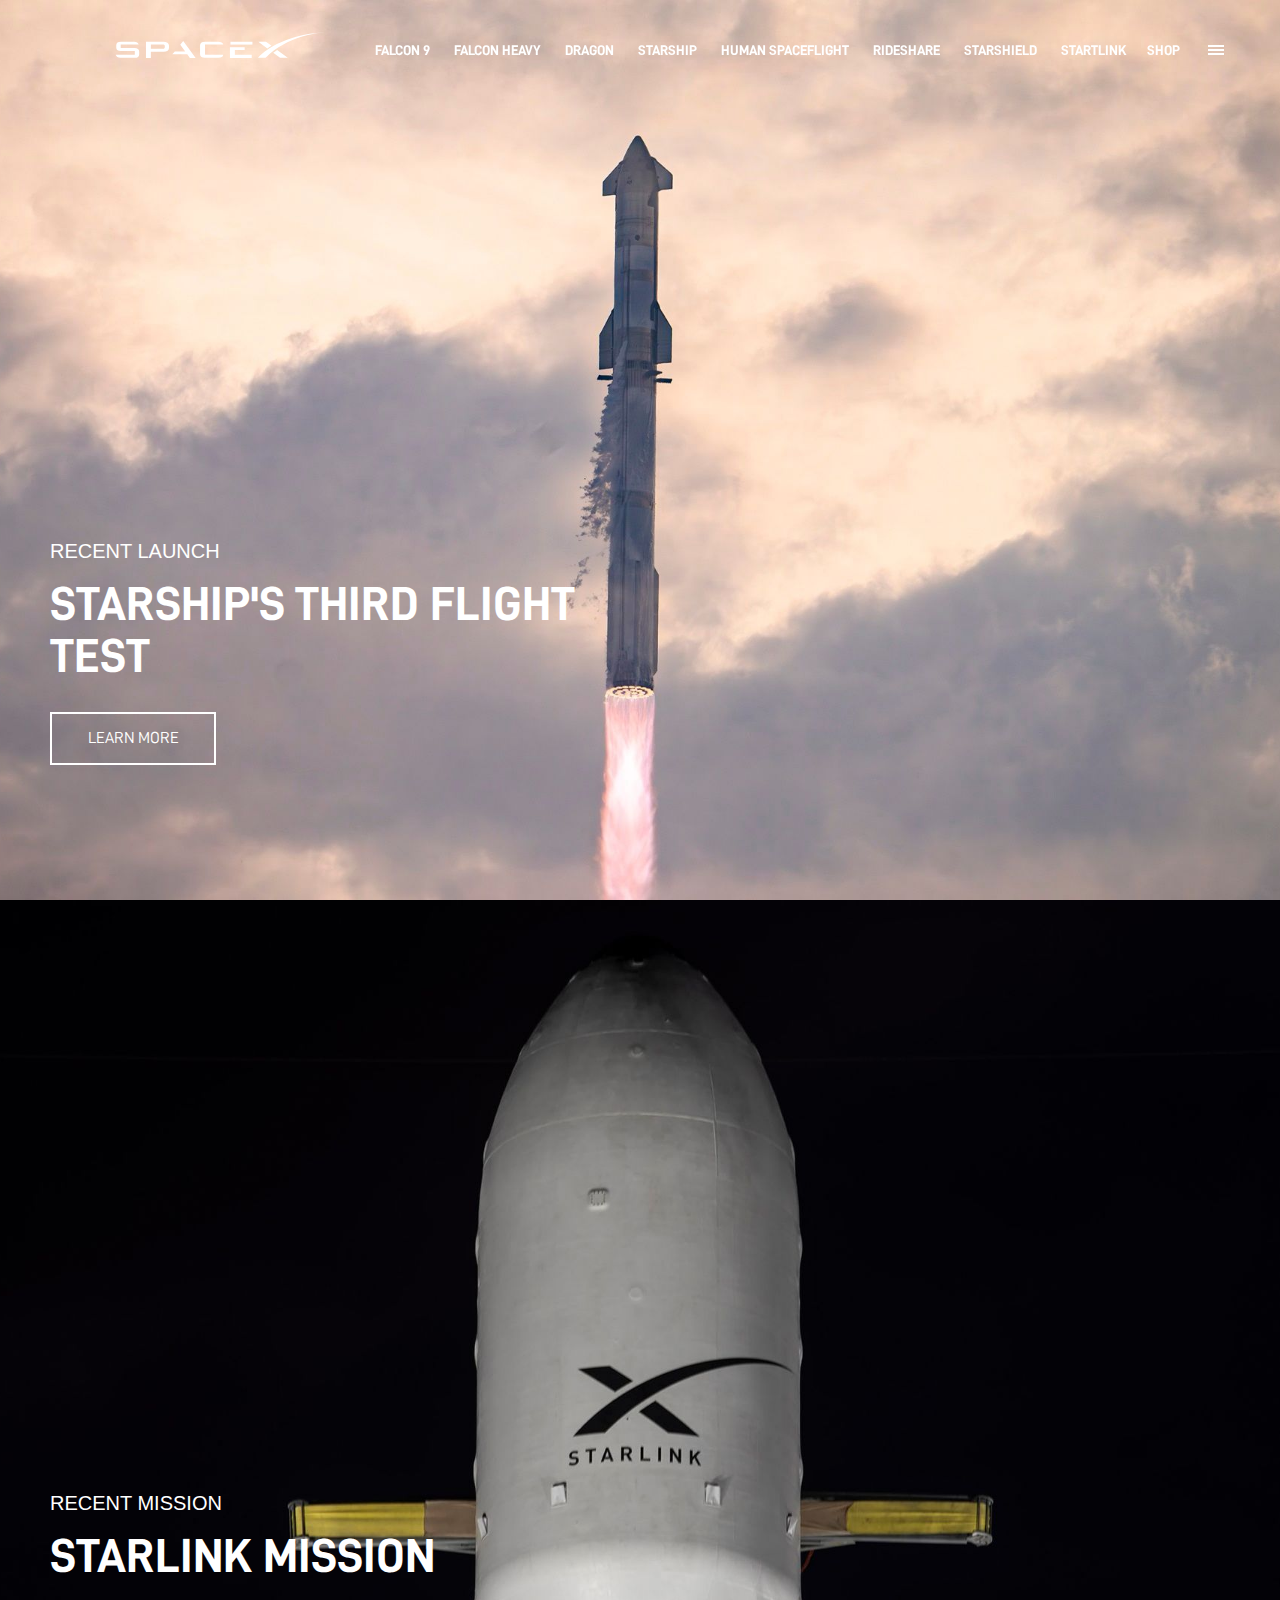
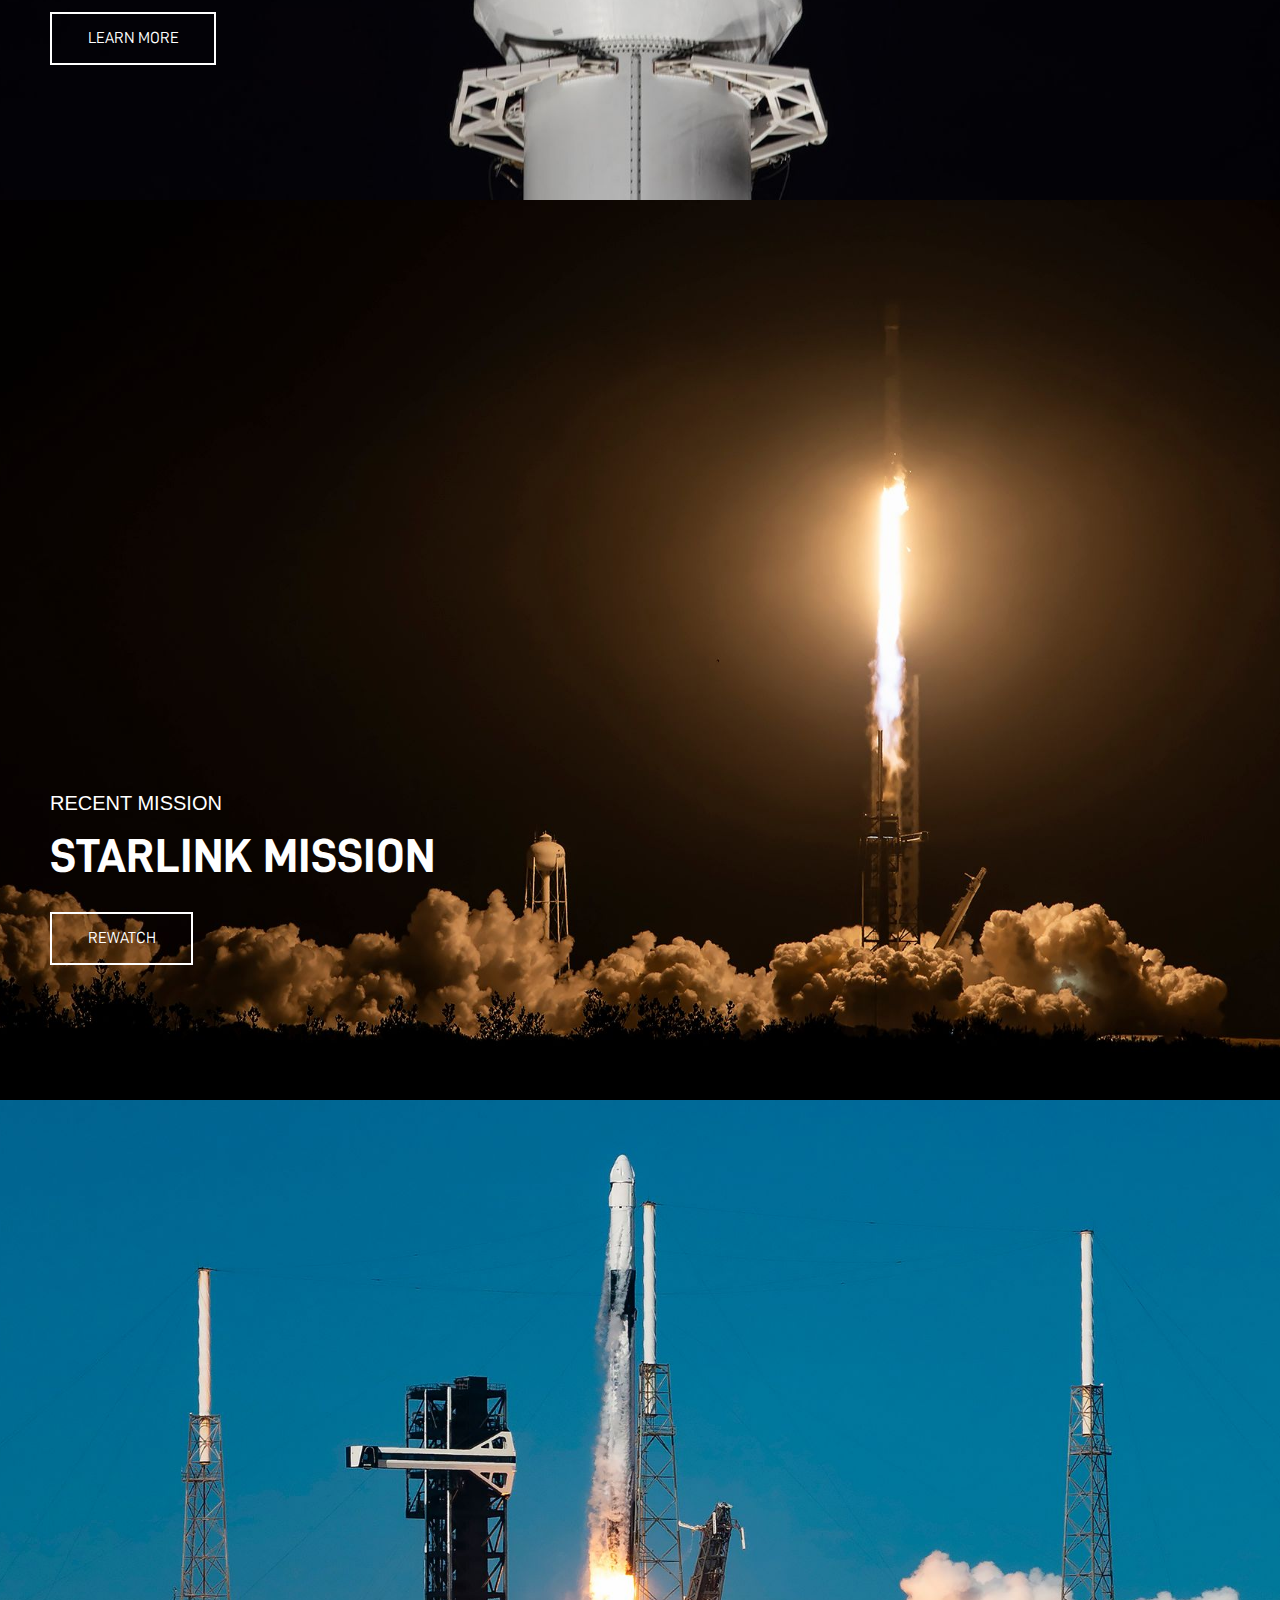
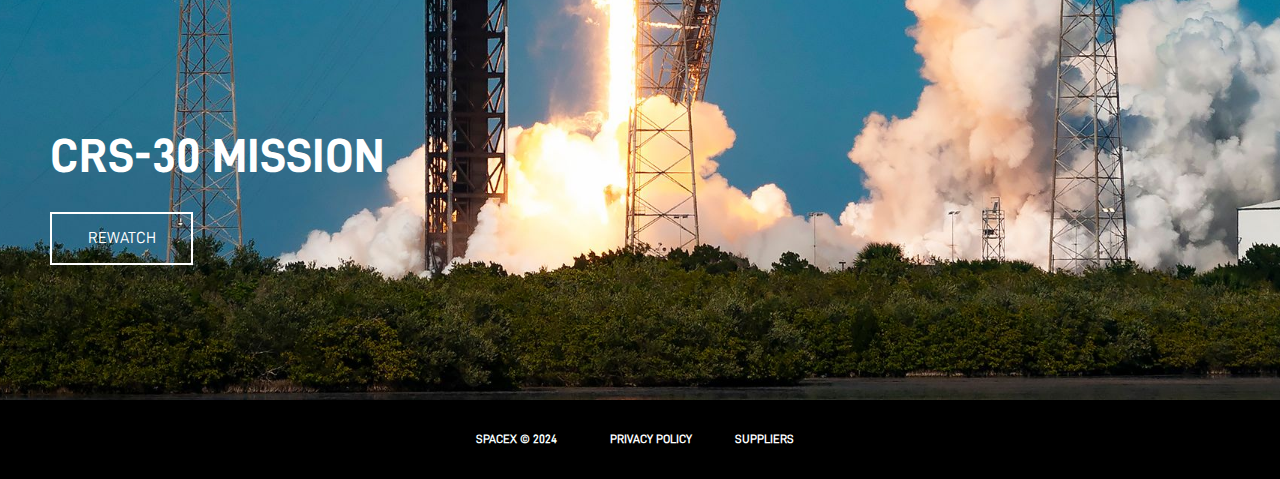
<file: index.html>
<!doctype html>
<html lang="en">

<head>
    <meta charset="UTF-8">
    <meta name="viewport" content="width=device-width, user-scalable=yes">
    <title>SpaceX</title>
    <link rel="stylesheet" href="styles.css">
    <link rel="icon" type="image/x-icon" href="favicon (1).ico">

</head>

<body>
    <header>
        <a href="" class="logo">
            <svg version="1.1" x="0px" y="0px" viewBox="0 0 400 50">
                <title>SpaceX Logo</title>
                <g class="letter_s">
                    <path class="fill-white" d="M37.5,30.5H10.9v-6.6h34.3c-0.9-2.8-3.8-5.4-8.9-5.4H11.4c-5.7,0-9,2.1-9,6.7v4.9c0,4,3.4,6.3,8.4,6.3h26.9v7H1.5
          c0.9,3.8,3.8,5.8,9,5.8h27.1c5.7,0,8.5-2.2,8.5-6.9v-4.9C46.1,33.1,42.8,30.8,37.5,30.5z"></path>
                </g>
                <g class="letter_p">
                    <path class="fill-white" d="M91.8,18.6H59v30.7h9.3V37.5h24.2c6.7,0,10.4-2.3,10.4-7.7v-3.4C102.8,21.4,98.6,18.6,91.8,18.6z M94.8,28.4
          c0,2.2-0.4,3.4-4,3.4H68.3l0.1-8h22c4,0,4.5,1.2,4.5,3.3V28.4z"></path>
                </g>
                <g class="letter_a">
                    <polygon class="fill-white"
                        points="129.9,17.3 124.3,24.2 133.8,37.3 114,37.3 109.1,42.5 137.7,42.5 142.6,49.3 153.6,49.3 	">
                    </polygon>
                </g>
                <g class="letter_c">
                    <path class="fill-white" d="M171.4,23.9h34.8c-0.9-3.6-4.4-5.4-9.4-5.4h-26c-4.5,0-8.8,1.8-8.8,6.7v17.2c0,4.9,4.3,6.7,8.8,6.7h26.3
          c6,0,8.1-1.7,9.1-5.8h-34.8V23.9z"></path>
                </g>
                <g class="letter_e">
                    <polygon class="fill-white"
                        points="228.3,43.5 228.3,34.1 247,34.1 247,28.9 218.9,28.9 218.9,49.3 260.4,49.3 260.4,43.5 	">
                    </polygon>
                    <rect class="fill-white" x="219.9" y="18.6" width="41.9" height="5.4"></rect>
                </g>
                <g class="letter_x">
                    <path class="fill-white" d="M287.6,18.6H273l17.2,12.6c2.5-1.7,5.4-3.5,8-5L287.6,18.6z"></path>
                    <path class="fill-white" d="M308.8,34.3c-2.5,1.7-5,3.6-7.4,5.4l13,9.5h14.7L308.8,34.3z"></path>
                </g>
                <g class="letter_swoosh">
                    <path class="fill-white"
                        d="M399,0.7c-80,4.6-117,38.8-125.3,46.9l-1.7,1.6h14.8C326.8,9.1,384.3,2,399,0.7L399,0.7z">
                    </path>
                </g>
            </svg>
        </a>
        <nav class="center-nav">
            <a href="">Falcon 9</a>
            <a href="">Falcon Heavy</a>
            <a href="">Dragon</a>
            <a href="">Starship</a>
            <a href="">Human spaceflight</a>
            <a href="">Rideshare</a>
            <a href="">starshield</a>
            <a href="">Startlink</a>
        </nav>
        <nav class="right-nav">
            <a href="">Shop</a>
        </nav>
    </header>
    <div class="shadow"></div>
    <button class="hamburger" onclick="toggle()">
        <span></span>
        <span></span>
        <span></span>
    </button>
    <section style="background-image: url('images/Flight_3_Website_Desktop_2_8cd1983689.jpg')">
        <div class="content-outer">
            <div class="content">
                <h3>RECENT LAUNCH</h3>
                <h2>STARSHIP'S THIRD FLIGHT TEST</h2>
                <a href=""><span>LEARN MORE</span></a>
            </div>
        </div>
    </section>
    <section style="background-image: url('images/Launch_Page_Starlink1_vertical_18_DESKTOP_3d33146ef8.jpg')">
        <div class="content-outer">
            <div class="content">
                <h3>RECENT MISSION</h3>
                <h2>STARLINK MISSION</h2>
                <a href=""><span>LEARN MORE</span></a>
            </div>
        </div>
    </section>
    <section style="background-image: url('images/Star6_42_032324_DSC_7292_desktop_e5dc77e470.jpg')">
        <div class="content-outer">
            <div class="content">
                <h3>RECENT MISSION</h3>
                <h2>STARLINK MISSION</h2>
                <a href=""><span>REWATCH</span></a>
            </div>
        </div>
    </section>
    <section style="background-image: url('images/CRS_30_outsidewaterv_IMG_3211_desktop_649aab4420.jpg')">
        <div class="content-outer">
            <div class="content">
                <h2>CRS-30 MISSION</h2>
                <a href=""><span>REWATCH</span></a>
            </div>
        </div>
    </section>
    <footer>
        <nav>
            <span>SpaceX &copy; 2024</span>
            <a href="">PRIVACY POLICY</a>
            <a href="">SUPPLIERS</a>
    </footer>
</body>

</html>
</file>
<file: styles.css>
@font-face {
    font-family: D-DIN-Bold;
    src: url('fonts/d-din/D-DIN-Bold.otf');
}

@font-face {
    font-family: D-DIN-Regular;
    src: url('fonts/d-din/D-DIN.otf');
}

html,
body {
    margin: 0;
    padding: 0;
}

body {
    background-color: #000;
    color: #fff;
    font-family: D-DIN-Bold, Arial, Verdana, sans-serif;
}

a {
    color: #fff;
}

svg {
    fill: #fff;
}

header {
    display: flex;
    align-items: center;
    padding: 30px 115px;
    max-width: 1400px;
    margin: 0 auto;
    height: 40px;
    position: fixed;
    top: 0;
    z-index: 2;
}

header svg {
    width: 140px;
}

header a.logo {
    position: fixed;
    top: 20px;
    left: 50%;
    margin-left: -70px;
}

@media (min-width: 1000px) {
    header svg {
        width: 210px;
        margin-bottom: 5px;
    }

    header a.logo {
        margin-right: 40px;
        position: relative;
        top: initial;
        left: initial;
        margin-left: initial;
    }
}

.center-nav {
    display: none;
}

@media (min-width: 1000px) {
    .center-nav {
        display: block;
    }
}

.center-nav a,
.right-nav a {
    text-transform: uppercase;
    text-decoration: none;
    font-size: 14px;
    padding: 0;
    margin: 0 10px;
    position: relative;
}

.center-nav a:before,
.right-nav a:before {
    content: '';
    width: 0;
    right: 0;
    bottom: -3px;
    height: 2px;
    background-color: #fff;
    position: absolute;
    transition: width .2s linear;
}

.center-nav a:hover:before,
.right-nav a:hover:before {
    right: initial;
    left: 0;
    width: 100%;
}

.right-nav {
    position: fixed;
    right: 0;
    top: 20px;
    height: 40px;
    display: flex;
    align-items: center;
    margin: 10px 50px
}

.right-nav a {
    display: none;
}

@media (min-width: 1000px) {
    .right-nav a {
        display: inline-block;
        padding: 0;
        margin: 0 50px;
    }
}

.hamburger {
    position: fixed;
    z-index: 3;
    right: 6px;
    top: 13px;
    color: #fff;
    padding: 20px;
    background-color: transparent;
    border: 0;
    cursor: pointer;
    margin: 10px 30px;
}

.hamburger span {
    display: block;
    width: 16px;
    margin: 2px 0;
    height: 2px;
    background-color: #fff;
    position: relative;
    transition: all 0.2s linear;
}

section {
    min-height: 100vh;
    background-repeat: no-repeat;
    background-size: cover;
    background-position: center center;
    position: relative;
    display: flex;
    align-items: flex-end;
}

section div.content-outer {
    flex-grow: 1;
    max-width: 1400px;
    margin: 0 auto;
    position: relative;
}

section.active div.content {
    opacity: 1;
    bottom: 15vh;
}

section div.content {
    position: absolute;
    left: 50px;
    max-width: 360px;
    opacity: 1;
    bottom: 15vh;
    color: white;
    transition: all .5s linear;
}

section div.content h2 {
    font-size: 48px;
    margin: 0;
    font-weight: 400;
    width: 60vh;
    color: white;
}

section div.content h3 {
    margin: 0 0 15px;
    color: white;
    font-size: 20px;
    font-family: D-DIN-Medium, Arial, Verdana, sans-serif;
    font-weight: 400;
}

section div.content a {
    border: 2px solid #fff;
    display: inline-block;
    padding: 16px 35.5px;
    text-decoration: none;
    margin-top: 30px;
    position: relative;
    font-size: 16px;
    font-family: D-DIN-Regular, Arial, Verdana, sans-serif;
    font-weight: 500;
}

section div.content a:before {
    content: '';
    display: block;
    width: 100%;
    position: absolute;
    top: 0;
    left: 0;
    height: 0;
    transition: height 0.3s ease-in-out;
    background-color: white;
}

section div.content a:hover:before {
    height: 100%;
    top: initial;
    bottom: 0;
}

section div.content a span {
    position: relative;
    z-index: 1;
    transition: color .3s ease-in-out;
}

section div.content a:hover span {
    color: #000;
}

footer {
    padding: 33px;
    font-size: 12px;
    font-family: D-DIN-Regular, sans-serif;
    font-weight: 600;
}

footer nav {
    text-align: center;
}

footer nav span {
    color: #F7FFFF;
    display: inline-block;
    padding-right: 30px;
    text-transform: uppercase;
    margin-left: 10px;
}

footer nav a:hover {
    color: #71787E;
}

footer nav a {
    padding: 0 20px;
    text-decoration: none;
    transition: color .3s linear;
}
</file>
